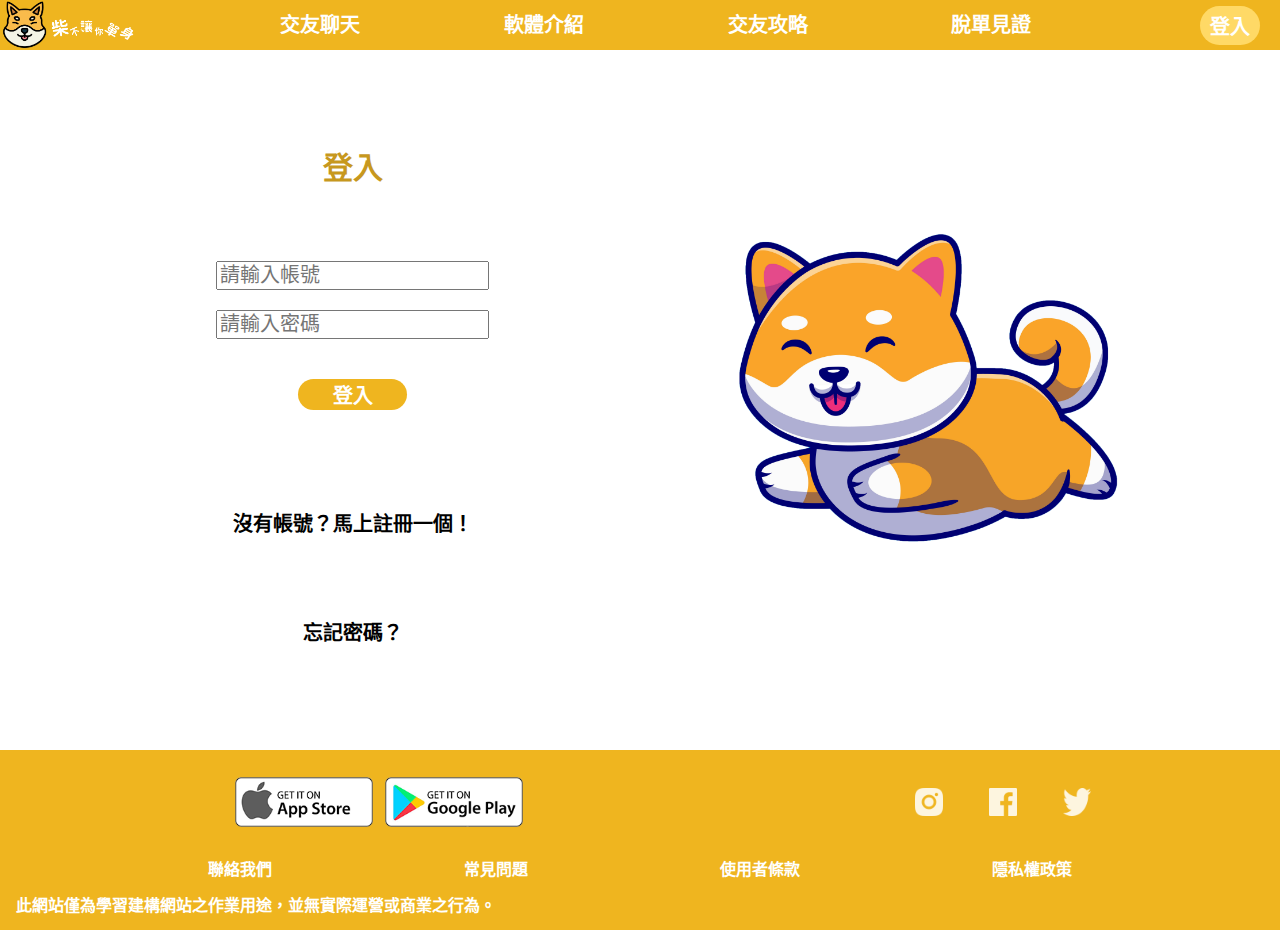
<file: login.html>
<!DOCTYPE html>
<html lang="zh-TW">
<head>
    <meta charset="UTF-8">
    <meta http-equiv="X-UA-Compatible" content="IE=edge">
    <meta name="viewport" content="width=device-width, initial-scale=1.0">
    <title>登入頁面</title>
    <link rel="stylesheet" href="./CSS/reset.css">
    <link rel="stylesheet" href="./CSS/main1.css">
    <link rel="stylesheet" href="./CSS/loginpage.css">
</head>
<body>
    <header class="main_header">
        <input type="checkbox" id="menu_switch">
        <!-- logo -->
        <a href="https://h07850225.github.io/CGD102/index2.html" class="logo">
            <img src="./pic/logo2.png" >
        </a>
        <!-- logo -->
        <!-- 手機選單按鈕 -->
        <label class="menu_button" for="menu_switch">
            <span></span>
            <span></span>
            <span></span>
        </label>
        <!-- 手機選單按鈕 -->
        <!-- 選單 -->
        <nav class="main_nav">
            <ul>
                <a href="https://h07850225.github.io/CGD102/login.html"><li>交友聊天</li></a>
                <a href="https://h07850225.github.io/CGD102/softwareinfo1.html"><li>軟體介紹</li></a>
                <a href="https://h07850225.github.io/CGD102/raiders1.html"><li>交友攻略</li></a>
                <a href="https://h07850225.github.io/CGD102/lostsingle1.html"><li>脫單見證</li></a>
                <input type="button" class="login" value="登入" id="cellphone">
            </ul>
        </nav>
        <!-- 選單 -->
        <div class="login_wrapper">
            <div class="name">
                &nbsp;
            </div>
            <input type="button" class="login" value="登入" id="others">
        </div>
    </header>
    <!-- 登入頁面 -->
    <div class="login_section" id="login_section">
        <!-- 登入頁面背景 -->
        <div class="login_content">
            <!-- 登入頁面區塊 -->
            <div class="login_row" >
                <div class="login_column" id="login_column">
                    <!-- 頁面上半部 -->
                    <div class="cancel">
                        <button id="cancel">✖</button> 
                    </div>
                    <div class="login_block">
                       <div class="login_by">
                            <div class="login_by_pic">
                                <img src="./pic/fb.png" alt="">
                            </div>
                            <p>連結臉書帳號登入</p>
                        </div>
                        <div class="login_by">
                            <div class="login_by_pic">
                                <img src="./pic/ig.png" alt="">
                            </div>
                            <p>連結IG帳號登入</p>
                        </div>
                        <div class="login_by">
                            <div class="login_by_pic">
                                <img src="./pic/twitter.png" alt="">
                            </div>
                            <p>連結推特帳號登入</p>
                        </div>
                        <a href="https://h07850225.github.io/CGD102/login.html"><div class="login_now">
                            <p>已經有帳號了？<span>馬上登入</span></p>
                        </div></a>
                    </div>
                    <!-- 頁面上半部 -->
                    <!-- 頁面下半部 -->
                    <div class="register_block">
                        <div class="login_by">
                            <div class="login_by_pic">
                                <img src="./pic/cool (1).png" alt="">
                            </div>
                            <p>立即註冊</p>
                        </div>
                    </div>
                    <!-- 頁面下半部 -->
                </div>
            </div>
            <!-- 登入頁面區塊 -->
        </div>
        <!-- 登入頁面背景 -->
    </div>
    <!-- 登入頁面 -->
    <!-- 施工中 -->
    <div class="construction_section">
        <div class="construction_row">
            <button class="construction_cancel">✖</button>
            <div class="construction">
                <div class="construction_pic">
                    <img src="./pic/dog6.png" >
                </div>
                <p>施工中，希望有朝一日會完成</p>
            </div>
        </div>
    </div>
    <!-- 施工中 -->
    <!-- 主內容 -->
    <main>
        <section class="section">
            <div class="row">
                <div class="column">
                    <h1>
                        登入
                    </h1>
                    <form id="form" action="https://h07850225.github.io/CGD102/chatroom.html">
                        <input type="text" name="id" id="id" placeholder="請輸入帳號" maxlength="20">
                        <input type="password" name="password" id="password" placeholder="請輸入密碼">    
                        <input type="button" id="login" value="登入" class="button">
                    </form>
                    <button>沒有帳號？馬上註冊一個！</button>
                    <button id="forgot">忘記密碼？</button>
                </div>
                <div class="column dog">
                    <img src="./pic/dog8.png">
                </div>
            </div>
        </section>
    </main>
    <!-- 主內容 -->
    <!-- 頁尾 -->
    <div class="footer">
        <div class="footer_row">
            <!-- 頁尾上半 -->
            <div class="footer_column">
                <!-- 下載鈕 -->
                <div class="download_from_store">
                    <button>
                        <img src="./pic/apple.png">
                    </button>
                    <button>
                        <img src="./pic/google.png">
                    </button>
                </div>
                <!-- 下載鈕 -->
                <!-- 社群 -->
                <div class="community">
                    <button>
                        <img src="./pic/ig.png">
                    </button>
                    <button>
                        <img src="./pic/fb.png">
                    </button>
                    <button>
                        <img src="./pic/twitter.png">
                    </button>
                </div>
                <!-- 社群 -->
            </div>
            <!-- 頁尾上半 -->
            <!-- 頁尾下半 -->
            <div class="footer_column">
                
                <ul>
                    <li>聯絡我們</li>
                    <li>常見問題</li>
                    <li>使用者條款</li>
                    <li>隱私權政策</li>
                </ul>
                <p>此網站僅為學習建構網站之作業用途，並無實際運營或商業之行為。 </p>
                <p class="for_cellphone">此網站僅為學習建構網站之作業用途，並無實際運營或商業之行為。 </p>
            </div>
            <!-- 頁尾下半 -->
        </div>
    </div>
    <script src="./JavaScirpt/loginpage.js"></script>
</body>
</html>
</file>
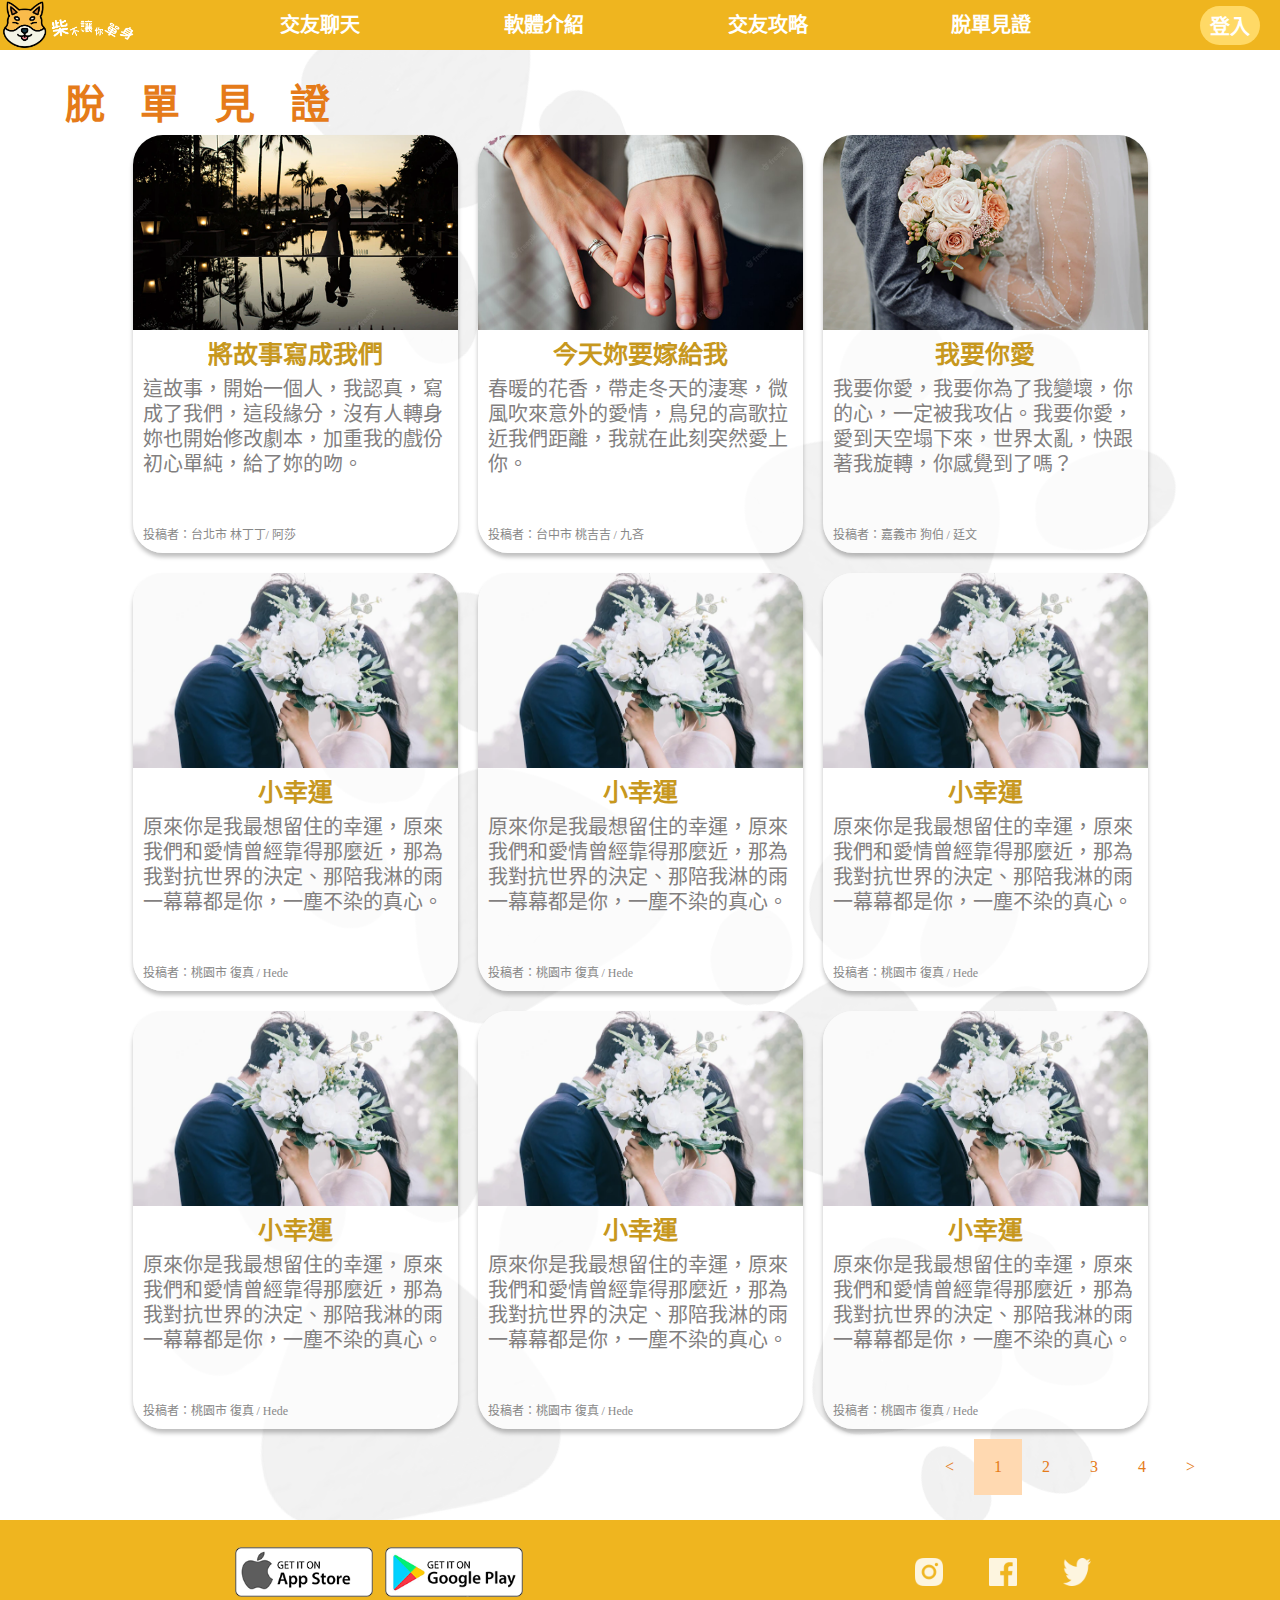
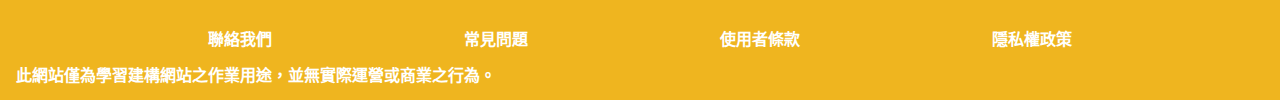
<file: lostsingle1.html>
<!DOCTYPE html>
<html lang="zh-TW">
<head>
    <meta charset="UTF-8">
    <meta http-equiv="X-UA-Compatible" content="IE=edge">
    <meta name="viewport" content="width=device-width, initial-scale=1.0">
    <title>脫單專區</title>
    <link rel="stylesheet" href="./CSS/reset.css">
    <link rel="stylesheet" href="./CSS/main1.css">
    <link rel="stylesheet" href="./CSS/lostsingle1.css">
</head>
<body>
    <!-- 頁首 -->
    <header class="main_header">
        <input type="checkbox" id="menu_switch">
        <!-- logo -->
        <a href="https://h07850225.github.io/CGD102/index2.html" class="logo">
            <img src="./pic/logo2.png" >
        </a>
        <!-- logo -->
        <!-- 手機選單按鈕 -->
        <label class="menu_button" for="menu_switch">
            <span></span>
            <span></span>
            <span></span>
        </label>
        <!-- 手機選單按鈕 -->
        <!-- 選單 -->
        <nav class="main_nav">
            <ul>
                <a href="https://h07850225.github.io/CGD102/login.html"><li>交友聊天</li></a>
                <a href="https://h07850225.github.io/CGD102/softwareinfo1.html"><li>軟體介紹</li></a>
                <a href="https://h07850225.github.io/CGD102/raiders1.html"><li>交友攻略</li></a>
                <a href="https://h07850225.github.io/CGD102/lostsingle1.html"><li>脫單見證</li></a>
                <input type="button" class="login" value="登入" id="cellphone">
            </ul>
        </nav>
        <!-- 選單 -->
        <div class="login_wrapper">
            <div class="name">
                &nbsp;
            </div>
            <input type="button" class="login" value="登入" id="others">
        </div>
    </header>
    <!-- 頁首 -->
    <!-- 登入頁面 -->
    <div class="login_section" id="login_section">
        <!-- 登入頁面背景 -->
        <div class="login_content">
            <!-- 登入頁面區塊 -->
            <div class="login_row" >
                <div class="login_column" id="login_column">
                    <!-- 頁面上半部 -->
                    <div class="cancel">
                        <button id="cancel">✖</button> 
                    </div>
                    <div class="login_block">
                       <div class="login_by">
                            <div class="login_by_pic">
                                <img src="./pic/fb.png" alt="">
                            </div>
                            <p>連結臉書帳號登入</p>
                        </div>
                        <div class="login_by">
                            <div class="login_by_pic">
                                <img src="./pic/ig.png" alt="">
                            </div>
                            <p>連結IG帳號登入</p>
                        </div>
                        <div class="login_by">
                            <div class="login_by_pic">
                                <img src="./pic/twitter.png" alt="">
                            </div>
                            <p>連結推特帳號登入</p>
                        </div>
                        <a href="https://h07850225.github.io/CGD102/login.html"><div class="login_now">
                            <p>已經有帳號了？<span>馬上登入</span></p>
                        </div></a>
                    </div>
                    <!-- 頁面上半部 -->
                    <!-- 頁面下半部 -->
                    <div class="register_block">
                        <div class="login_by">
                            <div class="login_by_pic">
                                <img src="./pic/cool (1).png" alt="">
                            </div>
                            <p>立即註冊</p>
                        </div>
                    </div>
                    <!-- 頁面下半部 -->
                </div>
            </div>
            <!-- 登入頁面區塊 -->
        </div>
        <!-- 登入頁面背景 -->
    </div>
    <!-- 登入頁面 -->
    <!-- 施工中 -->
    <div class="construction_section">
        <div class="construction_row">
            <button class="construction_cancel">✖</button>
            <div class="construction">
                <div class="construction_pic">
                    <img src="./pic/dog6.png" >
                </div>
                <p>施工中，希望有朝一日會完成</p>
            </div>
        </div>
    </div>
    <!-- 施工中 -->
    <!-- 中間 -->
    <div class="section">
        <div class="content">
            <h1>脫單見證</h1>
            <!-- 卡片區 -->
            <div class="row">    
                <!-- 脫單卡片 -->
                <div class="lost_single_column">
                    <div class="lost_single_card">
                        <div class="lost_single_pic">
                            <img src="./pic/wedding.png">
                        </div>
                        <div class="lost_single_text">
                            <h3>
                                將故事寫成我們
                            </h3>
                            <p>
                                這故事，開始一個人，我認真，寫成了我們，這段緣分，沒有人轉身妳也開始修改劇本，加重我的戲份初心單純，給了妳的吻。
                            </p>
                        </div>
                        <div class="writer_name">
                            投稿者：台北市 林丁丁/ 阿莎
                        </div>
                        <div class="writer_name_cellphone">
                            投稿者： 
                            <span>台北市 林丁丁/ 阿莎</span>
                        </div>
                    </div>
                </div>
                <div class="lost_single_column">
                    <div class="lost_single_card">
                        <div class="lost_single_pic">
                            <img src="./pic/wedding1.png">
                        </div>
                        <div class="lost_single_text">
                            <h3>
                                今天妳要嫁給我
                            </h3>
                            <p>
                                春暖的花香，帶走冬天的淒寒，微風吹來意外的愛情，鳥兒的高歌拉近我們距離，我就在此刻突然愛上你。
                            </p>
                        </div>
                        <div class="writer_name">
                            投稿者：台中市 桃吉吉 / 九吝
                        </div>
                        <div class="writer_name_cellphone">
                            投稿者： 
                            <span>台中市 桃吉吉 / 九吝</span>
                        </div>
                    </div>
                </div>
                <div class="lost_single_column">
                    <div class="lost_single_card">
                        <div class="lost_single_pic">
                            <img src="./pic/wedding2.png">
                        </div>
                        <div class="lost_single_text">
                            <h3>
                                我要你愛
                            </h3>
                            <p>
                                我要你愛，我要你為了我變壞，你的心，一定被我攻佔。我要你愛，愛到天空塌下來，世界太亂，快跟著我旋轉，你感覺到了嗎？
                            </p>
                        </div>
                        <div class="writer_name">
                            投稿者：嘉義市 狗伯 / 廷文
                        </div>
                        <div class="writer_name_cellphone">
                            投稿者：
                            <span>嘉義市 狗伯 / 廷文</span>
                        </div>
                    </div>
                </div>
                <div class="lost_single_column">
                    <div class="lost_single_card">
                        <div class="lost_single_pic">
                            <img src="./pic/wedding3.png">
                        </div>
                        <div class="lost_single_text">
                            <h3>
                                小幸運
                            </h3>
                            <p>
                                原來你是我最想留住的幸運，原來我們和愛情曾經靠得那麼近，那為我對抗世界的決定、那陪我淋的雨一幕幕都是你，一塵不染的真心。
                            </p>
                        </div>
                        <div class="writer_name">
                            投稿者：桃園市 復真 / Hede
                        </div>
                        <div class="writer_name_cellphone">
                            投稿者：
                            <span>桃園市 復真 / Hede</span>
                        </div>
                    </div>
                </div>
                <div class="lost_single_column">
                    <div class="lost_single_card">
                        <div class="lost_single_pic">
                            <img src="./pic/wedding3.png">
                        </div>
                        <div class="lost_single_text">
                            <h3>
                                小幸運
                            </h3>
                            <p>
                                原來你是我最想留住的幸運，原來我們和愛情曾經靠得那麼近，那為我對抗世界的決定、那陪我淋的雨一幕幕都是你，一塵不染的真心。
                            </p>
                        </div>
                        <div class="writer_name">
                            投稿者：桃園市 復真 / Hede
                        </div>
                        <div class="writer_name_cellphone">
                            投稿者：
                            <span>桃園市 復真 / Hede</span>
                        </div>
                    </div>
                </div>
                <div class="lost_single_column">
                    <div class="lost_single_card">
                        <div class="lost_single_pic">
                            <img src="./pic/wedding3.png">
                        </div>
                        <div class="lost_single_text">
                            <h3>
                                小幸運
                            </h3>
                            <p>
                                原來你是我最想留住的幸運，原來我們和愛情曾經靠得那麼近，那為我對抗世界的決定、那陪我淋的雨一幕幕都是你，一塵不染的真心。
                            </p>
                        </div>
                        <div class="writer_name">
                            投稿者：桃園市 復真 / Hede
                        </div>
                        <div class="writer_name_cellphone">
                            投稿者：
                            <span>桃園市 復真 / Hede</span>
                        </div>
                    </div>
                </div>
                <div class="lost_single_column">
                    <div class="lost_single_card">
                        <div class="lost_single_pic">
                            <img src="./pic/wedding3.png">
                        </div>
                        <div class="lost_single_text">
                            <h3>
                                小幸運
                            </h3>
                            <p>
                                原來你是我最想留住的幸運，原來我們和愛情曾經靠得那麼近，那為我對抗世界的決定、那陪我淋的雨一幕幕都是你，一塵不染的真心。
                            </p>
                        </div>
                        <div class="writer_name">
                            投稿者：桃園市 復真 / Hede
                        </div>
                        <div class="writer_name_cellphone">
                            投稿者：
                            <span>桃園市 復真 / Hede</span>
                        </div>
                    </div>
                </div>
                <div class="lost_single_column">
                    <div class="lost_single_card">
                        <div class="lost_single_pic">
                            <img src="./pic/wedding3.png">
                        </div>
                        <div class="lost_single_text">
                            <h3>
                                小幸運
                            </h3>
                            <p>
                                原來你是我最想留住的幸運，原來我們和愛情曾經靠得那麼近，那為我對抗世界的決定、那陪我淋的雨一幕幕都是你，一塵不染的真心。
                            </p>
                        </div>
                        <div class="writer_name">
                            投稿者：桃園市 復真 / Hede
                        </div>
                        <div class="writer_name_cellphone">
                            投稿者：
                            <span>桃園市 復真 / Hede</span>
                        </div>
                    </div>
                </div>
                <div class="lost_single_column">
                    <div class="lost_single_card">
                        <div class="lost_single_pic">
                            <img src="./pic/wedding3.png">
                        </div>
                        <div class="lost_single_text">
                            <h3>
                                小幸運
                            </h3>
                            <p>
                                原來你是我最想留住的幸運，原來我們和愛情曾經靠得那麼近，那為我對抗世界的決定、那陪我淋的雨一幕幕都是你，一塵不染的真心。
                            </p>
                        </div>
                        <div class="writer_name">
                            投稿者：桃園市 復真 / Hede
                        </div>
                        <div class="writer_name_cellphone">
                            投稿者：
                            <span>桃園市 復真 / Hede</span>
                        </div>
                    </div>
                </div>
                <!-- 脫單卡片 -->
            </div>
            <!-- 卡片區 -->
            <!-- 選單 -->
            <div class="row">
                <div class="menu">
                    <ul>
                        <li>&#60</li>
                        <li>1</li>
                        <li>2</li>
                        <li>3</li>
                        <li>4</li>
                        <li>&#62</li>
                    </ul>
                </div>
            </div>
            <!-- 選單 -->
        </div>
        <!-- 狗掌 -->
        <div class="dog-paw1">
            <img src="./pic/dogpaw.png" alt="">
        </div>
        <div class="dog-paw2">
            <img src="./pic/dogpaw.png" alt="">
        </div>
        <div class="dog-paw3">
            <img src="./pic/dogpaw.png" alt="">
        </div>
        <div class="dog-paw4">
            <img src="./pic/dogpaw.png" alt="">
        </div>
        <div class="dog-paw5">
            <img src="./pic/dogpaw.png" alt="">
        </div>
        <div class="dog-paw6">
            <img src="./pic/dogpaw.png" alt="">
        </div>
        <!-- 狗掌 -->
    </div>
    <!-- 中間 -->
    <!-- 頁尾 -->
    <div class="footer">
        <div class="footer_row">
            <!-- 頁尾上半 -->
            <div class="footer_column">
                <!-- 下載鈕 -->
                <div class="download_from_store">
                    <button>
                        <img src="./pic/apple.png">
                    </button>
                    <button>
                        <img src="./pic/google.png">
                    </button>
                </div>
                <!-- 下載鈕 -->
                <!-- 社群 -->
                <div class="community">
                    <button>
                        <img src="./pic/ig.png">
                    </button>
                    <button>
                        <img src="./pic/fb.png">
                    </button>
                    <button>
                        <img src="./pic/twitter.png">
                    </button>
                </div>
                <!-- 社群 -->
            </div>
            <!-- 頁尾上半 -->
            <!-- 頁尾下半 -->
            <div class="footer_column">
                <ul>
                    <li>聯絡我們</li>
                    <li>常見問題</li>
                    <li>使用者條款</li>
                    <li>隱私權政策</li>
                </ul>
                <p>此網站僅為學習建構網站之作業用途，並無實際運營或商業之行為。 </p>
                <p class="for_cellphone">此網站僅為學習建構網站之作業用途，並無實際運營或商業之行為。 </p>
            </div>
            <!-- 頁尾下半 -->
        </div>
    </div>
    <script src="./JavaScirpt/jquery-3.6.0.min.js"></script>
    <script src="./JavaScirpt/login_lostsingle.js"></script>
</body>
</html>
</file>
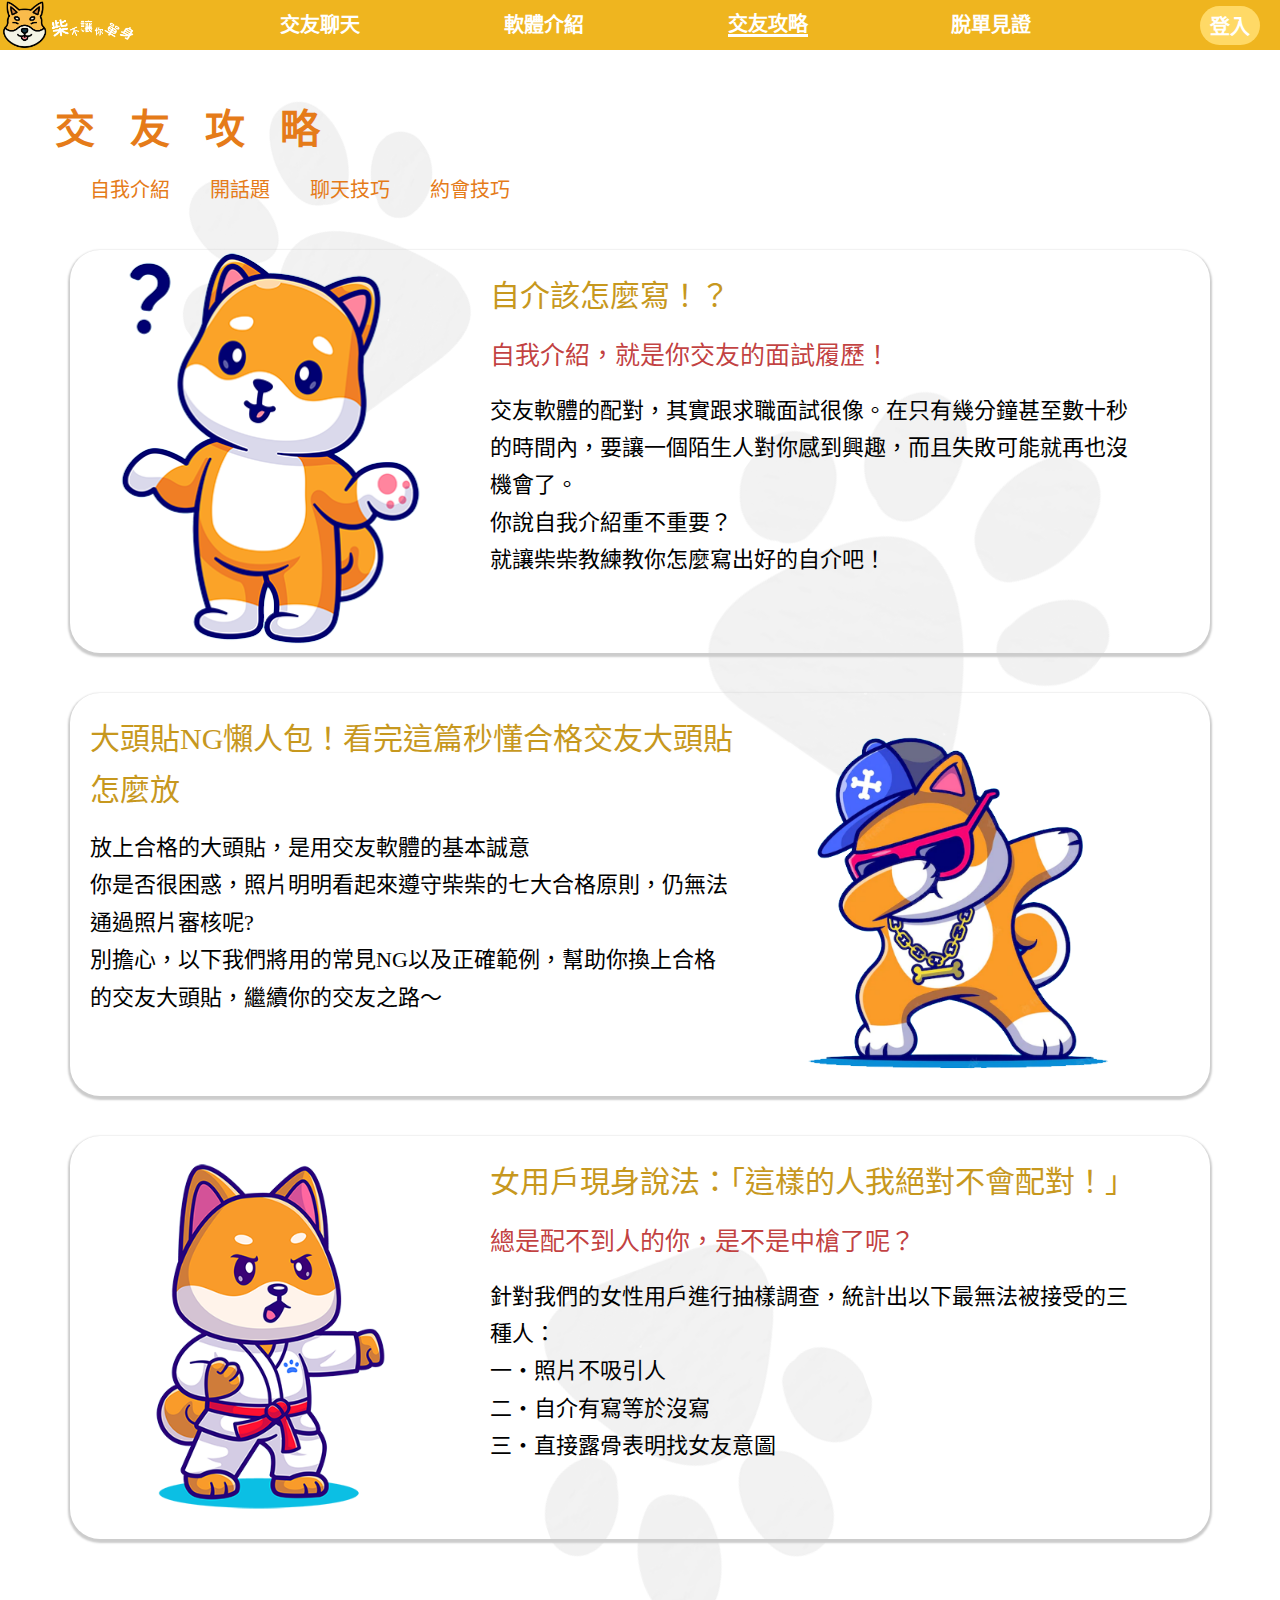
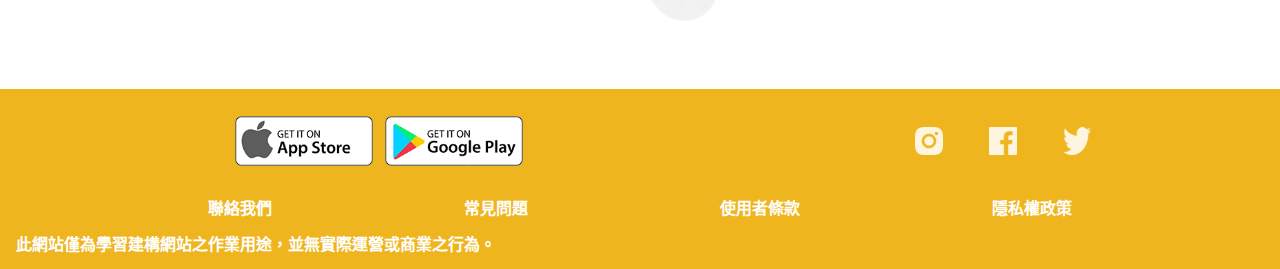
<file: raiders1.html>
<!DOCTYPE html>
<html lang="zh-TW">
<head>
    <meta charset="UTF-8">
    <meta http-equiv="X-UA-Compatible" content="IE=edge">
    <meta name="viewport" content="width=device-width, initial-scale=1.0">
    <title>交友攻略</title>
    <link rel="stylesheet" href="./CSS/reset.css">
    <link rel="stylesheet" href="./CSS/main1.css">
    <link rel="stylesheet" href="./CSS/raiders1.css">
</head>
<body>
    <!-- 頁首 -->
    <header class="main_header">
        <input type="checkbox" id="menu_switch">
        <!-- logo -->
        <a href="https://h07850225.github.io/CGD102/index2.html" class="logo">
            <img src="./pic/logo2.png" >
        </a>
        <!-- logo -->
        <!-- 手機選單按鈕 -->
        <label class="menu_button" for="menu_switch">
            <span></span>
            <span></span>
            <span></span>
        </label>
        <!-- 手機選單按鈕 -->
        <!-- 選單 -->
        <nav class="main_nav">
            <ul>
                <a href="https://h07850225.github.io/CGD102/login.html"><li>交友聊天</li></a>
                <a href="https://h07850225.github.io/CGD102/softwareinfo1.html"><li>軟體介紹</li></a>
                <a href="https://h07850225.github.io/CGD102/raiders1.html"><li>交友攻略</li></a>
                <a href="https://h07850225.github.io/CGD102/lostsingle1.html"><li>脫單見證</li></a>
                <input type="button" class="login" value="登入" id="cellphone">
            </ul>
        </nav>
        <!-- 選單 -->
        <div class="login_wrapper">
            <div class="name">
                &nbsp;
            </div>
            <input type="button" class="login" value="登入" id="others">
        </div>
    </header>
    <!-- 頁首 -->
    <!-- 登入頁面 -->
    <div class="login_section" id="login_section">
        <!-- 登入頁面背景 -->
        <div class="login_content">
            <!-- 登入頁面區塊 -->
            <div class="login_row" >
                <div class="login_column" id="login_column">
                    <!-- 頁面上半部 -->
                    <div class="cancel">
                        <button id="cancel">✖</button> 
                    </div>
                    <div class="login_block">
                       <div class="login_by">
                            <div class="login_by_pic">
                                <img src="./pic/fb.png" alt="">
                            </div>
                            <p>連結臉書帳號登入</p>
                        </div>
                        <div class="login_by">
                            <div class="login_by_pic">
                                <img src="./pic/ig.png" alt="">
                            </div>
                            <p>連結IG帳號登入</p>
                        </div>
                        <div class="login_by">
                            <div class="login_by_pic">
                                <img src="./pic/twitter.png" alt="">
                            </div>
                            <p>連結推特帳號登入</p>
                        </div>
                        <a href="https://h07850225.github.io/CGD102/login.html"><div class="login_now">
                            <p>已經有帳號了？<span>馬上登入</span></p>
                        </div></a>
                    </div>
                    <!-- 頁面上半部 -->
                    <!-- 頁面下半部 -->
                    <div class="register_block">
                        <div class="login_by">
                            <div class="login_by_pic">
                                <img src="./pic/cool (1).png" alt="">
                            </div>
                            <p>立即註冊</p>
                        </div>
                    </div>
                    <!-- 頁面下半部 -->
                </div>
            </div>
            <!-- 登入頁面區塊 -->
        </div>
        <!-- 登入頁面背景 -->
    </div>
    <!-- 登入頁面 -->
    <!-- 施工中 -->
    <div class="construction_section">
        <div class="construction_row">
            <button class="construction_cancel">✖</button>
            <div class="construction">
                <div class="construction_pic">
                    <img src="./pic/dog6.png" >
                </div>
                <p>施工中，希望有朝一日會完成</p>
            </div>
        </div>
    </div>
    <!-- 施工中 -->
    <!-- 中間 -->
    <div class="section">
        <h1>交友攻略</h1>
        <div class="content">
            <div class="row">
                <!-- 類型 -->
                <div class="column">
                    <ul>
                        <li>自我介紹</li>
                        <li>開話題</li>
                        <li>聊天技巧</li>
                        <li>約會技巧</li>
                    </ul>
                </div>
                <!-- 類型 -->
                <!-- 文章區 -->
                <div class="column">
                    <div class="card">
                        <div class="card-pic">
                            <img src="./pic/dogquetion.png" alt="">
                        </div>
                        <div class="text">
                            <h2>
                                自介該怎麼寫！？
                            </h2>
                            <p>
                                自我介紹，就是你交友的面試履歷！
                            </p>
                            <p>
                                交友軟體的配對，其實跟求職面試很像。在只有幾分鐘甚至數十秒的時間內，要讓一個陌生人對你感到興趣，而且失敗可能就再也沒機會了。<br>
                                你說自我介紹重不重要？<br>
                                就讓柴柴教練教你怎麼寫出好的自介吧！
                            </p>                       
                        </div>
                    </div>
                    <div class="card">
                        <div class="text">
                            <div class="card-pic cell_phone">
                                <img src="./pic/dog5.png" alt="">
                            </div>
                            <h2>
                                大頭貼NG懶人包！看完這篇秒懂合格交友大頭貼怎麼放
                            </h2>
                            <p>
                                放上合格的大頭貼，是用交友軟體的基本誠意
                            </p>
                            <p>
                                你是否很困惑，照片明明看起來遵守柴柴的七大合格原則，仍無法通過照片審核呢?
                                <br>
                                別擔心，以下我們將用的常見NG以及正確範例，幫助你換上合格的交友大頭貼，繼續你的交友之路～
                            </p>
                        </div>
                        <div class="card-pic pc" >
                            <img src="./pic/dog5.png" alt="">
                        </div>
                    </div>
                    <div class="card">
                        <div class="card-pic">
                            <img src="./pic/dog4.png" alt="">
                        </div>
                        <div class="text">
                            <h2>
                                女用戶現身說法：「這樣的人我絕對不會配對！」
                            </h2>
                            <p>
                                總是配不到人的你，是不是中槍了呢？
                            </p>
                            <p>
                                針對我們的女性用戶進行抽樣調查，統計出以下最無法被接受的三種人：<br>
                                一・照片不吸引人
                                <br>
                                二・自介有寫等於沒寫
                                <br>
                                三・直接露骨表明找女友意圖
                            </p>
                        </div>
                    </div>
                </div>
                <!-- 文章區 -->
            </div>
            <!-- 狗掌 -->
            <div class="dogpaw1">
                <img src="./pic/dogpaw.png" alt="">
            </div>
            <div class="dogpaw2">
                <img src="./pic/dogpaw.png" alt="">
            </div>
            <div class="dogpaw3">
                <img src="./pic/dogpaw.png" alt="">
            </div>
            <!-- 狗掌 -->
        </div>
    </div>
    <!-- 中間 -->
    <!-- 頁尾 -->
    <div class="footer">
        <div class="footer_row">
            <!-- 頁尾上半 -->
            <div class="footer_column">
                <!-- 下載鈕 -->
                <div class="download_from_store">
                    <button>
                        <img src="./pic/apple.png">
                    </button>
                    <button>
                        <img src="./pic/google.png">
                    </button>
                </div>
                <!-- 下載鈕 -->
                <!-- 社群 -->
                <div class="community">
                    <button>
                        <img src="./pic/ig.png">
                    </button>
                    <button>
                        <img src="./pic/fb.png">
                    </button>
                    <button>
                        <img src="./pic/twitter.png">
                    </button>
                </div>
                <!-- 社群 -->
            </div>
            <!-- 頁尾上半 -->
            <!-- 頁尾下半 -->
            <div class="footer_column">
                <ul>
                    <li>聯絡我們</li>
                    <li>常見問題</li>
                    <li>使用者條款</li>
                    <li>隱私權政策</li>
                </ul>
                <p>此網站僅為學習建構網站之作業用途，並無實際運營或商業之行為。 </p>
                <p class="for_cellphone">此網站僅為學習建構網站之作業用途，並無實際運營或商業之行為。 </p>
            </div>
            <!-- 頁尾下半 -->
        </div>
    </div>
    <script src="./JavaScirpt/jquery-3.6.0.min.js"></script>
    <script src="./JavaScirpt/login_raiders.js"></script>
</body>
</html>
</file>
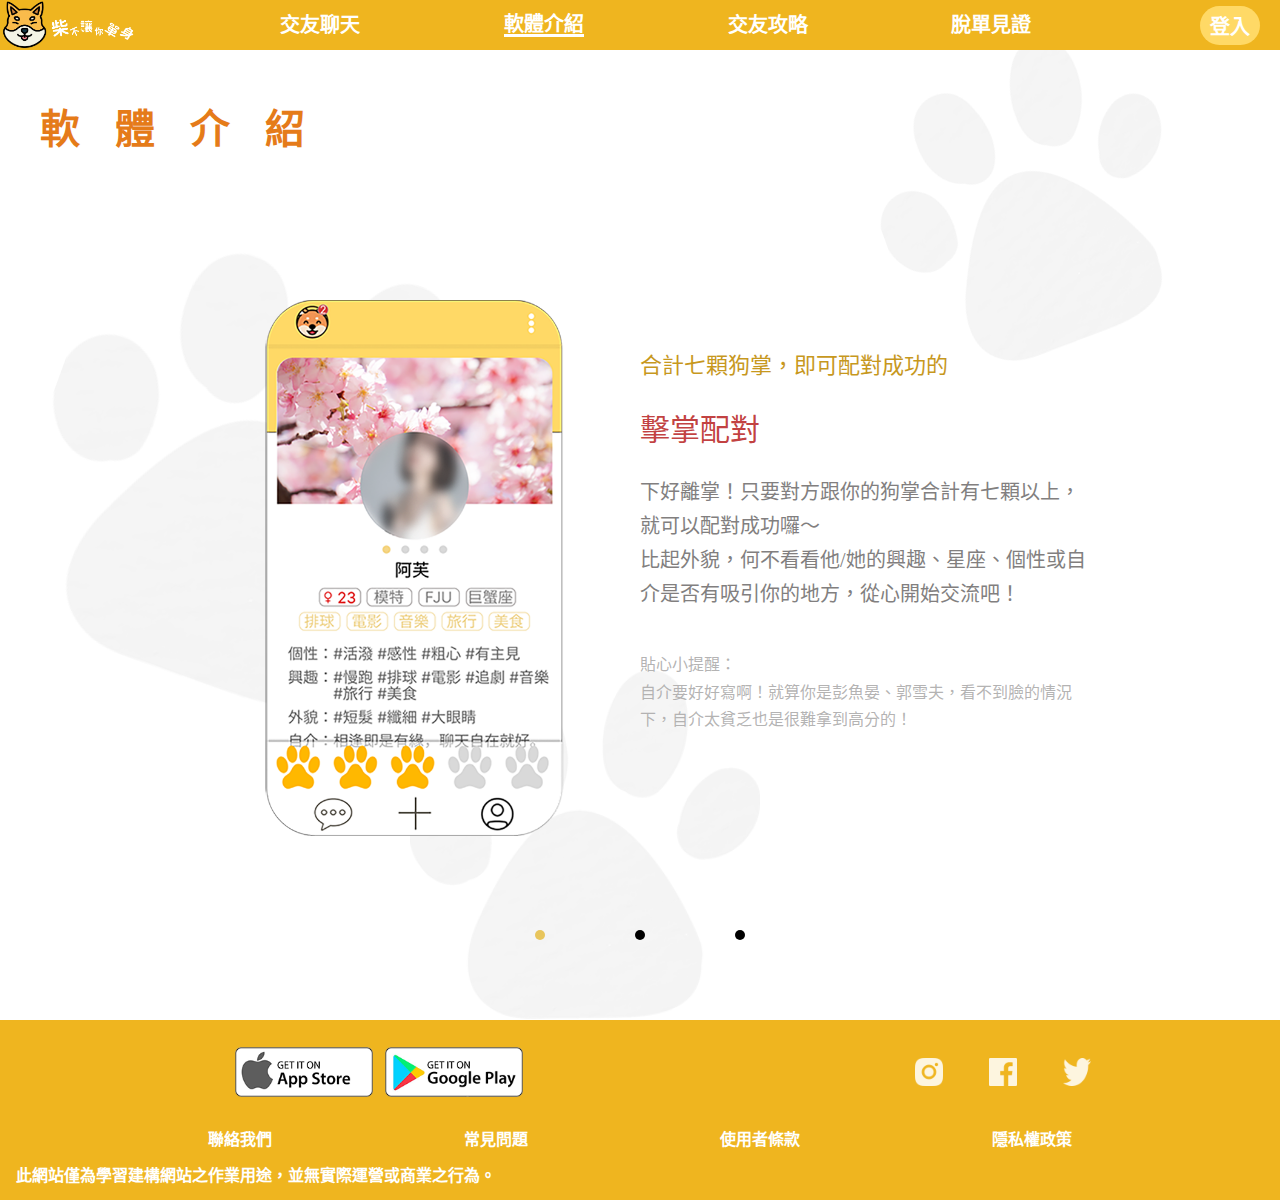
<file: softwareinfo1.html>
<!DOCTYPE html>
<html lang="zh-TW">
<head>
    <meta charset="UTF-8">
    <meta http-equiv="X-UA-Compatible" content="IE=edge">
    <meta name="viewport" content="width=device-width, initial-scale=1.0">
    <title>軟體介紹</title>
    <link rel="stylesheet" href="./CSS/reset.css">
    <link rel="stylesheet" href="./CSS/main1.css">
    <link rel="stylesheet" href="./CSS/softwareinfo.css">
</head>
<body>
    <!-- 頁首 -->
    <header class="main_header">
        <input type="checkbox" id="menu_switch">
        <!-- logo -->
        <a href="https://h07850225.github.io/CGD102/index2.html" class="logo">
            <img src="./pic/logo2.png" >
        </a>
        <!-- logo -->
        <!-- 手機選單按鈕 -->
        <label class="menu_button" for="menu_switch">
            <span></span>
            <span></span>
            <span></span>
        </label>
        <!-- 手機選單按鈕 -->
        <!-- 選單 -->
        <nav class="main_nav">
            <ul>
                <a href="https://h07850225.github.io/CGD102/login.html"><li>交友聊天</li></a>
                <a href="https://h07850225.github.io/CGD102/softwareinfo1.html"><li>軟體介紹</li></a>
                <a href="https://h07850225.github.io/CGD102/raiders1.html"><li>交友攻略</li></a>
                <a href="https://h07850225.github.io/CGD102/lostsingle1.html"><li>脫單見證</li></a>
                <input type="button" class="login" value="登入" id="cellphone">
            </ul>
        </nav>
        <!-- 選單 -->
        <div class="login_wrapper">
            <div class="name">
                &nbsp;
            </div>
            <input type="button" class="login" value="登入" id="others">
        </div>
    </header>
    <!-- 頁首 -->
    <!-- 登入頁面 -->
    <div class="login_section" id="login_section">
        <!-- 登入頁面背景 -->
        <div class="login_content">
            <!-- 登入頁面區塊 -->
            <div class="login_row" >
                <div class="login_column" id="login_column">
                    <!-- 頁面上半部 -->
                    <div class="cancel">
                        <button id="cancel">✖</button> 
                    </div>
                    <div class="login_block">
                       <div class="login_by">
                            <div class="login_by_pic">
                                <img src="./pic/fb.png" alt="">
                            </div>
                            <p>連結臉書帳號登入</p>
                        </div>
                        <div class="login_by">
                            <div class="login_by_pic">
                                <img src="./pic/ig.png" alt="">
                            </div>
                            <p>連結IG帳號登入</p>
                        </div>
                        <div class="login_by">
                            <div class="login_by_pic">
                                <img src="./pic/twitter.png" alt="">
                            </div>
                            <p>連結推特帳號登入</p>
                        </div>
                        <a href="https://h07850225.github.io/CGD102/login.html"><div class="login_now">
                            <p>已經有帳號了？<span>馬上登入</span></p>
                        </div></a>
                    </div>
                    <!-- 頁面上半部 -->
                    <!-- 頁面下半部 -->
                    <div class="register_block">
                        <div class="login_by">
                            <div class="login_by_pic">
                                <img src="./pic/cool (1).png" alt="">
                            </div>
                            <p>立即註冊</p>
                        </div>
                    </div>
                    <!-- 頁面下半部 -->
                </div>
            </div>
            <!-- 登入頁面區塊 -->
        </div>
        <!-- 登入頁面背景 -->
    </div>
    <!-- 登入頁面 -->
    <!-- 施工中 -->
    <div class="construction_section">
        <div class="construction_row">
            <button class="construction_cancel">✖</button>
            <div class="construction">
                <div class="construction_pic">
                    <img src="./pic/dog6.png" >
                </div>
                <p>施工中，希望有朝一日會完成</p>
            </div>
        </div>
    </div>
    <!-- 施工中 -->
    <div class="section">
        <h1>軟體介紹</h1> 
        <div class="content">
            <!-- 中間內容區 -->
            <div class="row">
                <div class="column">
                    <div class="view">
                        <div class="wrap">
                            <div class="pic">
                                <img src="./pic/demo1.png" alt="">
                            </div>
                            <div class="pic">
                                <img src="./pic/demo2.png" alt="">
                            </div>
                            <div class="pic">
                                <img src="./pic/demo3.png" alt="">
                            </div>
                        </div>
                    </div>
                </div>
                <div class="column">
                    <div class="info">
                        <p>
                            合計七顆狗掌，即可配對成功的
                        </p>                        
                        <h2>
                            擊掌配對
                        </h2>
                        <p>
                            下好離掌！只要對方跟你的狗掌合計有七顆以上，就可以配對成功囉～
                            <br>
                            比起外貌，何不看看他/她的興趣、星座、個性或自介是否有吸引你的地方，從心開始交流吧！
                        </p>
                        <p>
                            貼心小提醒：<br>
                            自介要好好寫啊！就算你是彭魚晏、郭雪夫，看不到臉的情況下，自介太貧乏也是很難拿到高分的！
                        </p>
                    </div>
                    <div class="info">
                        <p>
                            從心開始交友
                        </p>                        
                        <h2>
                            循序漸進
                        </h2>
                        <p>
                            隨著聊天越來越深入，靠著玩你答我猜來漸漸地解鎖彼此照片吧！
                        </p>      
                    </div>
                    <div class="info">
                        <p>
                            拯救尬GOD
                        </p>                        
                        <h2>
                            再也不怕冷場！
                        </h2>
                        <p>
                            不知道怎麼聊天嗎?，趕快呼叫小夥伴吧！利用內建的話題，或是玩你答我猜多了解對方，順便取得放大鏡，一舉兩得，好夥伴，不叫嗎？
                        </p>      
                    </div>
                </div>
            </div>
            <!-- 中間內容區 -->
              <!-- 按鈕 -->
            <div class="switch">
                <!-- <div class="button clicked">
                
                </div>
                <div class="button">
                
                </div>
                <div class="button">
                
                </div> -->
            </div>
            <!-- 按鈕 -->
        </div>
        <div class="dog-paw1">
            <img src="./pic/dogpaw.png" alt="">
        </div>
        <div class="dog-paw2">
            <img src="./pic/dogpaw.png" alt="">
        </div>
        <div class="dog-paw3">
            <img src="./pic/dogpaw.png" alt="">
        </div>
    </div>
    <!-- 頁尾 -->
    <!-- 頁尾 -->
    <div class="footer">
        <div class="footer_row">
            <!-- 頁尾上半 -->
            <div class="footer_column">
                <!-- 下載鈕 -->
                <div class="download_from_store">
                    <button>
                        <img src="./pic/apple.png">
                    </button>
                    <button>
                        <img src="./pic/google.png">
                    </button>
                </div>
                <!-- 下載鈕 -->
                <!-- 社群 -->
                <div class="community">
                    <button>
                        <img src="./pic/ig.png">
                    </button>
                    <button>
                        <img src="./pic/fb.png">
                    </button>
                    <button>
                        <img src="./pic/twitter.png">
                    </button>
                </div>
                <!-- 社群 -->
            </div>
            <!-- 頁尾上半 -->
            <!-- 頁尾下半 -->
            <div class="footer_column">
                <ul>
                    <li>聯絡我們</li>
                    <li>常見問題</li>
                    <li>使用者條款</li>
                    <li>隱私權政策</li>
                </ul>
                <p>此網站僅為學習建構網站之作業用途，並無實際運營或商業之行為。 </p>
                <p class="for_cellphone">此網站僅為學習建構網站之作業用途，並無實際運營或商業之行為。 </p>
            </div>
            <!-- 頁尾下半 -->
        </div>
    </div>
    <!-- 頁尾 -->
    <script src="./JavaScirpt/jquery-3.6.0.min.js"></script>
    <script src="./JavaScirpt/login_softinfo.js"></script>
    <script src="./JavaScirpt/software_info.js"></script>
</body>
</html>
</file>
<file: CSS/main1.css>
/* 基礎設定 */
*{
    box-sizing: border-box;
}
main{
    overflow: hidden;
}
a{
    display: block;
}
/* 頁首 */
.main_header{
    width: 100%;
    height: 50px;
    background-color: #efb51f;
    display: flex;
    padding: 0 20px 0 0;
    align-items: center;
    margin: auto;
    position: fixed;
    top: 0;
    left: 0;
    z-index: 100;
}
#menu_switch{
    display: none;
}
.logo{
    display: block;
    height:50px
}
.logo img{
    height: 100%;
}
.main_nav{
    flex-grow: 1;
}
.main_nav ul{
    display: flex;
    justify-content: space-evenly;
}
.main_nav a{
    align-self: center;
}
.main_nav li{
    color: #fff;
    font-weight: 600;
    font-size: 20px;
}
.main_nav li:hover{
    cursor: pointer;
    transition: .3s;
    background-color: #efb41f;
    border-bottom: 3px #fff solid;
}
.main_nav .login{
    display: none;
    border-radius: 0;
}
.main_nav .login:hover{
    transform: none;
    background-color: none;
}
.login_wrapper{
    display: flex;
    align-items: center;
}
.name{
    color: #fff;
    font-weight: 600;
    font-size: 20px;
    padding-right:20px ;
}
.login{
    padding: 5px 10px;
    color: #fff;
    background-color:#FFD966 ;
    border-radius: 60px;
    font-weight: 600;
    font-size: 20px;
    border: none;
}
.login:hover{
    transform: scale(1.1,1.1);
    transition: .3s;
    background-color: #f5cf6f;
    cursor: pointer;
}
.section{
    max-width: 1200px;
    padding: 25px 25px;
    position: relative;
    /* overflow: hidden; */
    margin: auto;
}
/* 滾動 */

.roll_in{
    opacity: 0;
	transition: all .5s;
}
.right_pic.roll_in{
    transform: translateX(30%) scale(0.95);
}
.left_pic.roll_in{
    transform: translateX(-30%) scale(0.95);
}
.roll_in.active{
    opacity: 1;
	transform: translateX(0%) scale(1);
}
/* 登入頁面 */
.login_section{
    display: none;
    position: fixed;
    top: 0;
    right: 0;
    width: 100%;
    height:100%;
    background-color: rgba(66,66,66,.8);
    z-index: 10;
}
.login_column{
    width: 60%;
    height: 80%;
    background-color: #fff;
    position: absolute;
    top:50%;
    left: 50%;
    transform: translate(-50%, -50%);
    border-radius: 50px;
    padding: 30px ;
}
.cancel{
    text-align: right;
}
.cancel button{
    background-color: #efb51f;
    color: #fff;
    border: none;
    border-radius: 50%;
}
.cancel button:hover{
    cursor: pointer;
}
.login_block,.register_block{
    text-align: center;
    padding: 0 50px;
}
.login_by{
    display: flex;
    justify-content: center;
    margin: 30px 0 50px;
    box-shadow: 0 4px 4px  #ccc;
    background-color: #efb51f;
    padding: 5px;
    border-radius: 30px;
    position: relative;
}
.login_by_pic{
    width: 30%;
}
.login_by_pic img{
    width: 50px;
}
.login_by p{
    width: 70px;
    flex-grow: 1;
    text-align: left;
    align-self: center;
    font-size: 25px;
    font-weight: 600;
}
.login_by{
    text-decoration: none;
    color: #fff;
}
.login_now{
    color: #9c9c9ce8;
}
.login_now span{
    border-bottom: 2px solid #9c9c9c85;
}
.register_block p{
    width: 70%;
    text-align: left;
}
.login_by:hover,.login_now span:hover{
    transform: scale(1.1);
    transition: .3s;
    cursor: pointer;
}
a{
    color: #efb51f;
    text-decoration: none;
}
/* 施工中 */
.construction_section{
    position: fixed;
    top: 0;
    left: 0;
    display: none;
    background-color:rgba(66,66,66,.8);
    z-index: 20;
    width: 100vw;
    height: 100vh;
    align-items: center;
}
.construction_row{
    margin:auto;
    width: 80%;
    height: 55%;
    align-items: center;
    background-color: #fff;
    border-radius: 30px;
    display: flex;
    flex-direction: column;
    justify-content: center;
    position: relative;
}
.construction_cancel{
    position: absolute;
    top: 20px;
    right: 20px;
    width: 30px;
    height: 30px;
    background-color: #efb41f;
    text-align: center;
    border-radius: 50%;
    font-size: 20px;
    color: #fff;
    border: none;
}
.construction_cancel:hover{
    cursor: pointer;
}
.construction{
    display: flex;
    align-items: center;
}
.construction_pic{
    width: 40%;
}
.construction_pic img{
    width: 100%;
}
.construction p{
    width: 50%;
    font-size: 30px;
    color: red;
    font-weight: 600;
}

/* 頁尾 */
.footer{
    width: 100%;
    background-color: #efb51f;
    padding: 16px 16px;
    color: #fff;
    font-size: 16px;
}
.footer img,.footer li ,.footer button{
    background-color: #efb51f;
    text-decoration: none;
    color: #fff;
    font-weight: 600;
    font-size: 16px;
}
.footer_column ul li:hover{
    transform: scale(1.1,1.1);
    cursor: pointer;
    transition: .3s;
}
.footer_column{
    display: flex;
    justify-content: space-around;
    margin: auto;
    align-items: center;
}
.download_from_store,.community{
    padding:10px 60px;
}
.download_from_store{
    display: flex;
}
.download_from_store button{
    max-width: 150px;
    border: none;
}
.community{
    padding: 0;
}
.community button{
    width: 40px;
    height: 40px;
    margin:0 15px;
    border: none;
}

.community img,.download_from_store img{
    width: 100%;
}
.community img:hover,.download_from_store img:hover{
    transform: scale(1.1,1.1);
    transition: .3s;
    cursor: pointer;
}

.footer_column:last-child{
    display: block;
}
.footer_column p{
    font-weight: 600;
}
.footer_column ul{
    display: flex;
    padding: 10px;
    justify-content: space-evenly;
}
.footer_column li{
    padding:10px;
}
.footer .for_cellphone{
    display: none;
}

/* 桌機 */
@media screen and (max-width:1199px) {

}
/* 平板 */
@media screen and (max-width:1023px) {
    .menu_button{
        display: none;
    }
    .main_nav li{
        font-size: 18px;
    }
    .login_column{
        width: 70%;
    }
    .login_by{
        margin: 30px 0 50px;
        padding: 5px;
        border-radius: 30px;
        
    }
    .login_by p{
        font-size: 20px;
    }
}
@media screen and (max-width:767px){
    /* 選單按鈕 */
    .menu_button{
        background-color: #efb51f;
        width: 50px;
        height: 50px;
        display: flex;
        flex-direction: column;
        justify-content: space-evenly;
        align-items: center;
        position: fixed;
        top: 0%;
        right: 0%;
        z-index: 5;
    }
    .menu_button:hover{
        cursor: pointer;
    }
    .menu_button span{
        width: 36px;
        height: 2px;
        background-color: #fff;
        position: relative;
    }
    .menu_button span:nth-child(1){
        top: 12px;
        transition: transform .5s 0s,top .5s .5s;
        transform: rotate(0deg);
    }
    .menu_button span:nth-child(2){
        top: 0;
        bottom: 0;
        margin: auto;
        opacity: 1;
        transition: .3s .8s;
    }
    .menu_button span:nth-child(3){
        bottom: 12px;
        transition: transform .5s 0s,bottom .5s .5s;
        transform: rotate(0deg);
    }

    #menu_switch:checked ~  .menu_button span:nth-child(2){
        opacity: 0;
        transition: .3s;
    }
    
    #menu_switch:checked ~  .menu_button span:nth-child(1){
        transition: top .5s .3s , transform .5s .8s;
        top:24px;
        transform: rotate(405deg);
    }
    #menu_switch:checked ~  .menu_button span:nth-child(3){
        transition: bottom .5s .3s, transform .5s .8s;
        bottom: 24px;
        transform: rotate(-405deg);
    }
    /* 選單 */
    .main_nav{
        display: none;
        position: fixed;
        width: 40%;
        top: 50px;
        right: 0;
        background-color: #efb51f;
        z-index: 10;
    }
    .main_nav ul{
        display: flex;
        flex-direction: column;
    }
    .main_nav li{
        text-align: center;
        padding: 20px;
        font-size: 20px;
        position: relative;
    }
    .main_nav a{
        display: block;
        text-decoration: none;
        color: #fff;
        font-weight: 600;
        width: 100%;
    }
    .main_nav a + a{
        border-top: 1px #fff solid;
    }
    #menu_switch:checked ~ .main_nav{
        display: block;
    }
    .main_nav input{
        background-color: #efb51f;
        border: none;
        font-size: 20px;
        color: #fff;
        font-weight: 600;
        padding: 20px;
        border-top: 1px #fff solid;
    }
    .main_nav li:hover,.main_nav button:hover{
        color: rgb(236, 13, 13);
        cursor: pointer;
        transition: .3s;
        background-color:none;
        border-bottom: none;
    }
    .main_nav .login{
        display: block;
    }
    .login{
        display: none;
    }
    /* 登入頁面 */
    .login_column{
        width: 80%;
        height: 80%;
        padding: 15px;
        border-radius: 20px;
    }
    .login_block,.register_block{
        text-align: center;
        padding: 0 20px;
    }
    .login_by{
        border-radius: 30px;
    }
    .login_by_pic img{
        width: 30px;
    }
    .login_by p{
        font-size: 15px;
        text-align: left;
    }
    .login_now{
        color: rgb(58, 58, 58);
    }
    .footer_column{
        display: flex;
        justify-content: space-around;
        align-items: center;
    }
    .download_from_store,.community{
        width: 50%;
        padding: 0;
    }
    .download_from_store{
        display: block;
    }
    .download_from_store button{
        display: block;
        text-align: center;
    }
    .download_from_store button{
        width: 100%;
    }
    .download_from_store img{
        width: 100%;
    }
    .community{
        display: flex;
        justify-content: space-around;
    }
    .community button{
        margin: 0;
    }
    .footer_column p{
        display: none;
    }
    .footer_column ul{
        padding: 0;
    }
    .footer_column li{
        padding: 10px 5px;
        font-size: 14px;
    }
    .footer_column:last-child{
        display: block;
    }
    .footer_column p.for_cellphone{
        display: block;
        font-weight: 600;
        font-size: 16px;
    }
}
</file>
<file: CSS/loginpage.css>
main{
    margin-top:50px ;
    background-color: #fff;
}
.row{
    margin: auto;
    width: 100%;
    height: calc(100vh - 250px);
    display: flex;
    border-radius: 30px;
}
input{
    display: block;
}
.column{
    /* margin: auto; */
    width: 50%;
    display: flex;
    justify-content: space-evenly;
    align-items: center;
    flex-direction: column;
}
.column input{
    width: 60%;
    font-size: 20px;
}
.column img{
    width: 100%;
}
h1{
    font-size: 30px;
    font-weight: 600;
    color:#C7981E;
}
form{
    display: flex;
    flex-direction: column;
    align-items: center;
}
form input{
    margin: auto;
    margin-bottom: 20px ;
}
#id,#password{
    width: 100%;
}
#login{
    background-color: #efb51f;
    font-size: 20px;
    color: #fff;
    border: none;
    font-weight: 600;
    border-radius: 30px;
    cursor: pointer;
    margin: auto;
    width: 40%;
}
.column button{
    background-color: #fff;
    border: none;
    font-weight: 600;
    cursor: pointer;
    font-size: 20px;
}

#login,#login_cancel{
    margin: 20px;
}
/* 桌機 */
@media screen and (max-width:1199px) {

}
/* 平板 */
@media screen and (max-width:1023px) {

}
/* 手機 */
@media screen and (max-width:767px) {
    h1{
        margin-bottom: 20px;
        font-size: 25px;
    }
    .column input{
        width: 60%;
        font-size: 12px;
    }
    #login{
        font-size: 12px;
    }

    .column button{
        font-size: 12px;
        text-align: left;
        padding: 0;
        margin-bottom: 20px;
    }
}
</file>
<file: CSS/lostsingle1.css>
.section{
    overflow: hidden;
}
.main_nav a:nth-child(5){
    border-bottom: #fff 3px solid;
}
.content{
    margin-top:60px ;
    position: relative;
}
h1{
    font-size: 40px;
    font-weight: 600;
    color: #E57B19;
    letter-spacing: 35px;
}
/* 卡片 */
.row{
    display: flex;
    max-width: 1200px;
    margin: auto;
    justify-content: center;
    flex-wrap: wrap;
}
/* 脫單卡片 */
.lost_single_column{
    width: 30%;
    padding: 10px;
}
.lost_single_card{
    height: 100%;    
    border-radius: 30px;
    height: 33  0px;
    box-shadow: 0 4px 4px rgba(0,0,0,0.25);
    display: flex;
    flex-direction: column;
    margin-bottom: 30px;   
    background-color: rgba(255,255,255,.7);
}
.lost_single_card:hover{
    transform: scale(1.1);
    transition: .3s;
    cursor: pointer;
}
/* 脫單卡片圖片 */
.lost_single_pic{
    vertical-align: top;
    /* margin-bottom:10px ; */
    border-radius: 30px 30px  0 0;
    overflow: hidden;
}
.lost_single_pic img{
    width: 100%;
}
/* 脫單卡片文字 */
.lost_single_text{
    margin: 10px;
    display: flex;
    flex-direction: column;
    height: 40%;
    flex-grow: 1 ;
}
.lost_single_text h3{
    color: #C7981E;
    font-size: 25px;
    font-weight: 600;
    margin: auto;
    margin-bottom: 10px;
    overflow: hidden;
    text-overflow: ellipsis;
    display: -webkit-box;
    -webkit-line-clamp: 1;
    -webkit-box-orient: vertical;
}
.lost_single_text p{
    color: #827F7F;
    font-size: 20px;
    line-height: 1.25;
    flex-grow: 1;
    overflow: hidden;
    text-overflow: ellipsis;
    display: -webkit-box;
    -webkit-line-clamp: 4;
    -webkit-box-orient: vertical;
}
.lost_single_card .writer_name{
    margin: 10px;
    overflow: hidden;
    text-overflow: ellipsis;
    display: -webkit-box;
    -webkit-line-clamp: 1;
    -webkit-box-orient: vertical;
}
.lost_single_card .writer_name_cellphone{
    padding: 10px;
    overflow: hidden;
    text-overflow: ellipsis;
    display: -webkit-box;
    -webkit-line-clamp: 1;
    -webkit-box-orient: vertical;
    display: none;
}
/* 撰寫者 */
.writer{
    display: flex;
    align-items: center;
}
.writer_pic{
    width: 50px;
    height: 50px;
}
.writer_pic img{
    width: 100%;
    border-radius: 50%;
}
.writer_name{
    color: #888888;
    line-height: 15px;
    font-weight: 500;
    font-size: 12px;
    text-align: left;
}
/* 表單 */
.row:nth-child(3){
    justify-content: flex-end;
}
.menu ul{
    display: flex;   
}
.menu li{
    padding: 20px;
    color: #E57B19;
}
.menu li:nth-child(2){
    background-color: rgb(255, 217, 177);
}
.menu li:hover{
    cursor: pointer;
    transform: scale(1.1,1.1);
    transition: .3s;
    background-color: rgb(255, 222, 121);
}
/* 狗掌 */
.dog-paw1{
    width: 350px;
    height: 350px;
    position: absolute;
    top: 0%;
    left: 20%;
    transform: rotate(160deg);
    opacity: .2;
    z-index: -1;
}
.dog-paw1 img{
    width: 100%;
    filter:grayscale(1);
}
.dog-paw2{
    width: 400px;
    height: 400px;
    position: absolute;
    top: 20%;
    left: 60%;
    transform: rotate(60deg);
    opacity: .2;
    z-index: -1;
}
.dog-paw2 img{
    width: 100%;
    filter:grayscale(1);
}
.dog-paw3{
    width: 400px;
    height: 400px;
    position: absolute;
    top: 40%;
    left: 20%;
    transform: rotate(-30deg);
    opacity: .2;
    z-index: -1;
}
.dog-paw3 img{
    width: 100%;
    filter:grayscale(1);
}
.dog-paw4{
    width: 350px;
    height: 350px;
    position: absolute;
    top: 55%;
    left: 55%;
    transform: rotate(20deg);
    opacity: .2;
    z-index: -1;
}
.dog-paw4 img{
    width: 100%;
    filter:grayscale(1);
}
.dog-paw5{
    width: 450px;
    height: 450px;
    position: absolute;
    bottom: 0%;
    left: 10%;
    transform: rotate(-10deg);
    opacity: .2;
    z-index: -1;
}
.dog-paw5 img{
    width: 100%;
    filter:grayscale(1);
}
.dog-paw6{
    width: 300px;
    height: 300px;
    position: absolute;
    bottom: 0%;
    right: 10%;
    transform: rotate(110deg);
    opacity: .2;
    z-index: -1;
}
.dog-paw6 img{
    width: 100%;
    filter:grayscale(1);
}
/* 桌機 */
@media screen and (max-width:1199px) {
    
    
}
/* 平板 */
@media screen and (max-width:1023px) {

}

/* 手機 */
@media screen and (max-width:767px) {
    h1{
        font-size: 25px;
        font-weight: 600;
        color: #E57B19;
        letter-spacing: 35px;
    }
    /* 卡片 */
    .row{
        display: flex;
        max-width: 1200px;
        margin: auto;
        justify-content: center;
        flex-wrap: wrap;
    }
    /* 撰寫者 */
    .writer_pic{
        display: none;
    }
    .writer_name{
        display: none;
    }
    .writer_name_cellphone{
        color: #888888;
        font-size: 12px;
        text-align: left;
        line-height: 1.25;
        display: block;
        /* padding:  5px 15px; */
    }
    .writer_name_cellphone span{
        display: block;
    }
    .heart_test_text p{
        font-size: 16px;
    }
    /* 脫單見證 */
    .lost_single_column{
        width: 50%;
    }
    .lost_single_card{
        height: 200px;
    }
    .lost_single_pic{
        height: 30%;
    }
    .lost_single_text h3{
        color: #C7981E;
        font-size: 16px;
        font-weight: 600;
        margin-bottom: 10px;
        margin: auto;
        overflow: hidden;
        text-overflow: ellipsis;
        display: -webkit-box;
        -webkit-line-clamp: 1;
        -webkit-box-orient: vertical;
    }
    .lost_single_text p{
        padding: 10px 0 0 0;
        color: #827F7F;
        font-size: 14px;
        line-height: 1.25;
        overflow: hidden;
        text-overflow: ellipsis;
        display: -webkit-box;
        -webkit-line-clamp: 3;
        -webkit-box-orient: vertical;
    }
    .lost_single_card .writer_name_cellphone{
        height: 30%;
    }
    /* 狗掌 */
    .dog-paw1{
        width: 35%;
    }
    .dog-paw2{
        width: 40%;
        right:50%;
        height: auto;
    }
    .dog-paw3{
        width: 40%;
    }
    .dog-paw4{
        width: 35%;
    }
    .dog-paw5{
        width: 45%;
    }
    .dog-paw6{
        width: 30%;
        right: 25%;
    }
}
</file>
<file: CSS/raiders1.css>
.main_nav a:nth-child(3){
    border-bottom: #fff 3px solid;
}
.section{
    padding: 110px 15px;
    overflow: hidden;
}
.content{
    position: relative;
}
.row{
    max-width: 1200px;
    margin: auto;
}
.column{
    padding:0 15px;
}
h1{
    font-size: 40px;
    font-weight: 600;
    color: #E57B19;
    letter-spacing: 35px;
    margin-bottom: 30px;
}

/* 類型 */
.column ul{
    display: flex;
    font-size: 20px;
    margin-bottom: 50px;
}
.column li{
    padding:0 20px;
    color: #E57B19;
}
.column li:hover{
    transform: scale(1.1,1.1);
    transition: .3s;
    color: #975110;
    cursor: pointer;
}
/* 文章區 */
.card{
    display: flex;
    min-height: 400px;
    max-width: 1200px;
    box-shadow: 0px 2px 2px 2px #ccc;
    margin-bottom: 40px;
    border-radius: 30px;
}
.column .card:hover{
    cursor: pointer;
}
/* 圖片 */
.card-pic{
    width: 40%;
    max-width: 400px;
}
.card-pic.cell_phone{
    display: none;
}
.card-pic img{
    width: 100%;

}
/* 文字 */
.text{
    height: 100%;
    width: 60%;
    padding: 20px;
    text-align: left;
    line-height: 1.7;
}
.text h2{
    font-size: 30px;
    color: rgb(199, 152, 30);
    margin-bottom: 14px;
}
.text p{
    font-size: 22px;
}
.text p:nth-child(2){
    font-size: 25px;
    color: #BA2727E0;
    margin-bottom: 14px;
}
.column a,.column a:visited, .column a:link{
    text-decoration: none;
    color: #827F7F;
}
/* 狗掌 */
.dogpaw1{
    width: 300px;
    height: 300px;
    position: absolute;
    top: -5%;
    left: 10%;
    transform: rotate(-35deg);
    opacity: .2;
    z-index: -1;
}
.dogpaw1 img{
    width: 100%;
    filter:grayscale(1);
}
.dogpaw2{
    width: 400px;
    height: 400px;
    position: absolute;
    top: 15%;
    right:10%;
    transform: rotate(35deg);
    opacity: .2;
    z-index: -1;
}
.dogpaw2 img{
    width: 100%;
    filter:grayscale(1);
}
.dogpaw3{
    width: 350px;
    height: 350px;
    position: absolute;
    bottom: -5%;
    left: 40%;
    transform: rotate(160deg);
    opacity: .2;
    z-index: -1;
}
.dogpaw3 img{
    width: 100%;
    filter:grayscale(1);
}
/* 桌機 */
@media screen and (max-width:1199px) {
    
    
}
/* 平板 */
@media screen and (max-width:1023px) {

}

/* 手機 */
@media screen and (max-width:767px) {
    .section{
        padding: 20px 5px;
    }
    h1{
        font-size: 25px;
    }
    .column{
        display: flex;
        flex-wrap: wrap;
        justify-content: center;
    }
    .column li{
        font-size: 14px;
        padding: 0 10px;
    }
    .card{
        width: 100%;
        margin: 5px;
        flex-direction: column;
    }
    .card-pic.cell_phone{
        display: block;
    }
    .card-pic.pc{
        display: none;
    }
        /* 文字 */
    .text{
        height: 100%;
        width: 100%;
        padding: 10px;
        text-align: left;
        line-height: 1.5;
    }
    .text h2{
        font-size: 20px;
        color: rgb(199, 152, 30);
        margin-bottom: 14px;
    }
    .text p{
        color: #827F7F;
        font-size: 14px;
        padding: 10px 0 0 0 ;
        overflow: hidden;
    }
    .text p:nth-child(2){
        font-size: 16px;
        color: #BA2727E0;
        margin-bottom: 14px;
    }
    .column a,.column a:visited, .column a:link{
        text-decoration: none;
        color: #827F7F;
    }
    /* 狗掌 */
    .dogpaw1{
        width: 300px;
        height: 300px;
        position: absolute;
        top: -5%;
        left: 10%;
        transform: rotate(-35deg);
        opacity: .2;
        z-index: -1;
    }
    .dogpaw1 img{
        width: 100%;
        filter:grayscale(1);
    }
    .dogpaw2{
        width: 400px;
        height: 400px;
        position: absolute;
        top: 15%;
        right:10%;
        transform: rotate(35deg);
        opacity: .2;
        z-index: -1;
    }
    .dogpaw2 img{
        width: 100%;
        filter:grayscale(1);
    }
    .dogpaw3{
        width: 350px;
        height: 350px;
        position: absolute;
        bottom: -5%;
        left: 40%;
        transform: rotate(160deg);
        opacity: .2;
        z-index: -1;
    }
    .dogpaw3 img{
        width: 100%;
        filter:grayscale(1);
    }
}
</file>
<file: CSS/softwareinfo.css>
/* 頁首 */
.main_nav a:nth-child(2){
    border-bottom: 3px #fff solid;
}
/* .header-list li:hover ~ .softinfo{
    border-bottom:none;
} */
h1{
    font-size: 40px;
    font-weight: 600;
    color: #E57B19;
    letter-spacing: 35px;
    margin-bottom: 30px;
}
.header-list a:nth-child(2){
    border-bottom: #fff 3px solid;
}
/* 中間 */
.section{
    margin-top: 50px;
    width: 100%;
    padding: 60px 0 50px;
    position: relative;
    overflow: hidden;
}
.content{
    width: 100%;
    display: flex;
    flex-direction: column;
    align-items: center;
}
.row{
    max-width: 1200px;;
    display: flex;
    justify-content: center;
    align-items: center;
}
.column{
    width: 40%;
    display: flex;
    justify-content: center;
    height: 80vh;
    align-items: center;
}
/* 圖片 */
.view{
    overflow: hidden;
    position: relative;
    width: 300px;
    height: 600px;
}
.wrap{
    display: flex;
    width: 900px;
    position: absolute;
    top: 10%;
    left: 0;
}
.pic{
    width: 300px;
}
.pic img{
    width: 100%;
}
/* 介紹 */
.info{
    display: none;
    line-height: 1.7;
}
.info.show{
    display: block;
}
.info p{
    margin: 20px 0;
    text-align: left;
}
.info p:first-child{
    font-size: 22px;
    color:#C7981E;
}
/* 主標 */
h2{
    font-size: 30px;
    color:#BA2727E0;
}
.info p:nth-child(3){
    font-size: 20px;
    color:#827F7F;
    margin-bottom: 40px;
}
.info p:nth-child(4){
    font-size: 16px;
    color:#adacace8;
}
/* 按鈕 */
.switch{
    display: flex;
    width: 30%;
    margin: auto;
    justify-content: space-around;
    padding: 30px;
}
.button{
    height: 10px;
    width: 10px;
    border-radius: 50%;
    background-color: #000;
}
.button.clicked{
    background-color: #e8c55c;
}
/* 狗掌 */
.dog-paw1{
    position: absolute;
    top: 20%;
    left: 0%;
    z-index: -1;
    opacity: .15;
    filter: grayscale(1);
    transform: rotate(20deg);
    width: 450px;
    height: 450px;
}
.dog-paw1 img{
    width: 100%;
}
.dog-paw2{
    width: 300px;
    height: 300px;
    position: absolute;
    top: 0;
    right: 5%;
    z-index: -1;
    opacity: .15;
    filter: grayscale(1);
    transform: rotate(-20deg);
    
}
.dog-paw2 img{
    width: 100%;
}
.dog-paw3{
    position: absolute;
    bottom: 0%;
    right: 40%;
    z-index: -1;
    opacity: .15;
    filter: grayscale(1);
    width: 350px;
    height: 350px;
}
.dog-paw3 img{
    width: 100%;
}
/* 頁尾 */


/* 桌機 */
@media screen and (max-width:1199px) {
    
    
}
/* 平板 */
@media screen and (max-width:1023px) {
    
}

/* 手機 */
@media screen and (max-width:767px) {
    h1{
        font-size: 25px;
    }
    .column{
        width: 45%;
        height: calc(80vh - 250px);
    }
    .view{
        width: 140px;
        height: 300px;
    }
    .wrap{
        display: flex;
        width: 420px;
        position: absolute;
        top: 0;
        left: 0;
    }
    .pic{
        width: 140px;
    }
    .pic img{
        width: 100%;
    }
    .info{
        line-height: 1.3;
    }
    .info p{
        margin: 10px 0;
        text-align: left;
    }
    .info p:first-child{
        font-size: 15px;
        color:#C7981E;
    }
    h2{
        font-size: 20px;
    }
    .info p:nth-child(3){
        font-size: 12px;
        color:#827F7F;
    }
    .info p:nth-child(4){
        font-size: 12px;
        color:#adacace8;
    }
    .switch{
        width: 70%;
    }
    .dog-paw1{
        position: absolute;
        top: 20%;
        left: 0%;
        z-index: -1;
        opacity: .15;
        filter: grayscale(1);
        transform: rotate(20deg);
        width: 35%;
    }
    .dog-paw2{
        width: 40%;
        position: absolute;
        top: 0;
        right: 5%;
        z-index: -1;
        opacity: .15;
        filter: grayscale(1);
        transform: rotate(-20deg);   
    }
    .dog-paw3{
        position: absolute;
        bottom: 0%;
        right: 40%;
        z-index: -1;
        opacity: .15;
        filter: grayscale(1);
        width: 30%;
    }
}
</file>
